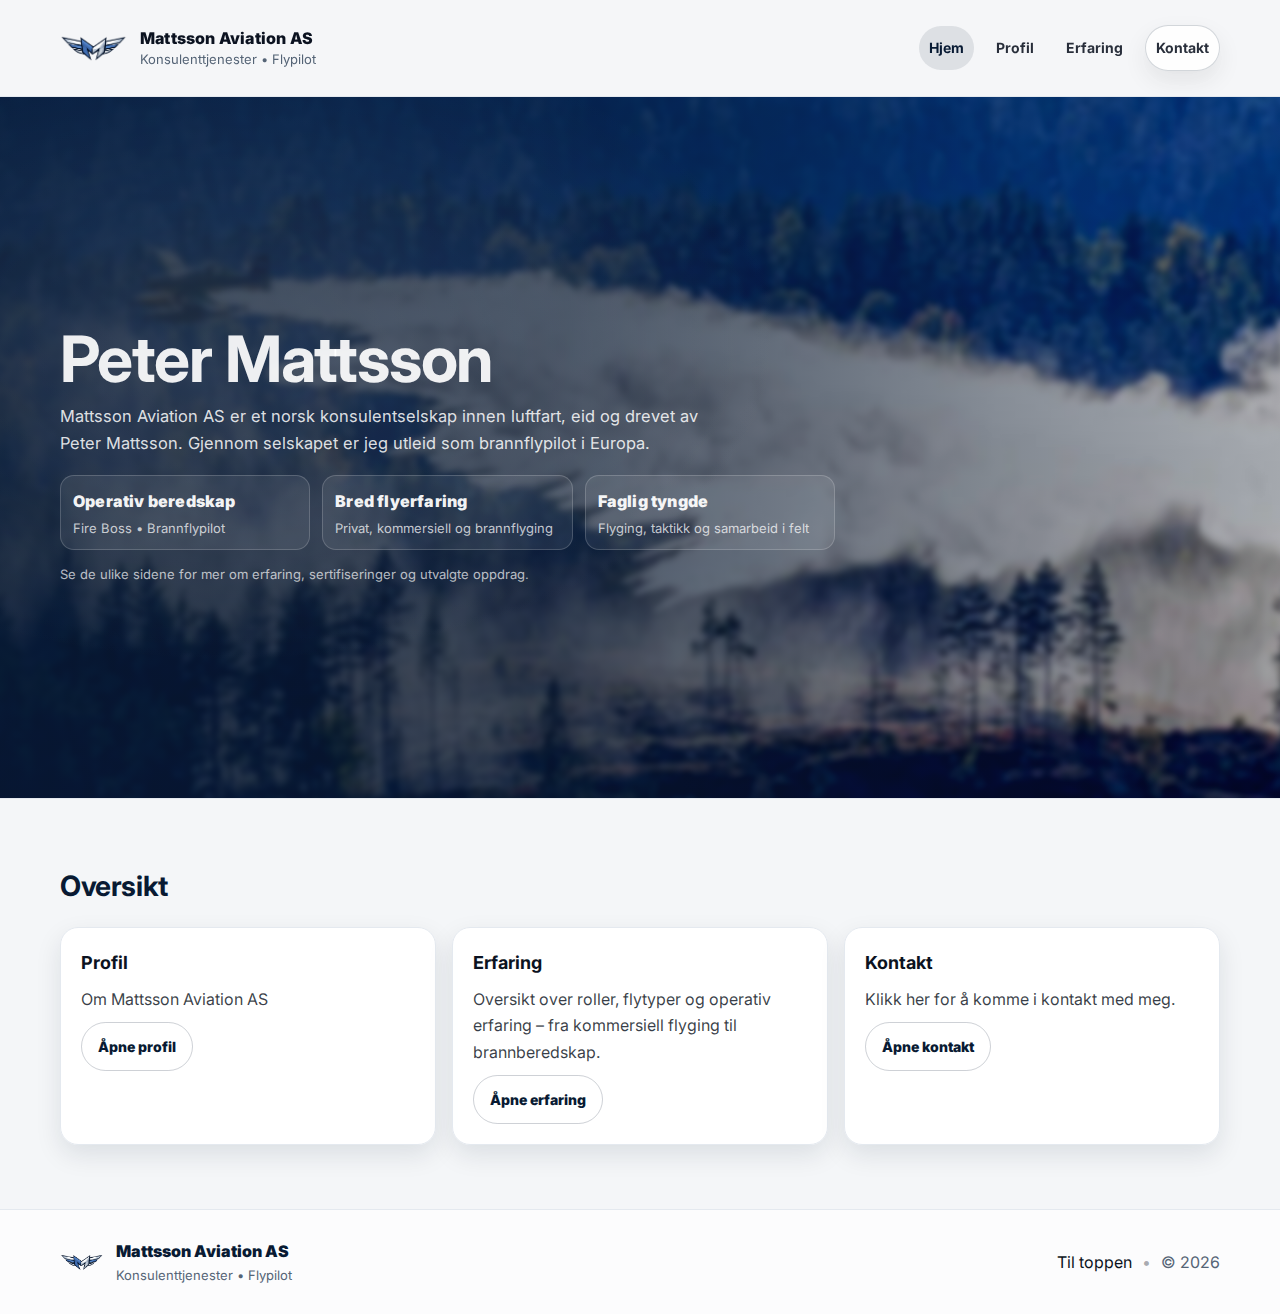
<file: index.html>
<!doctype html>
<html lang="no">
<head>
  <meta charset="utf-8" />
  <meta name="viewport" content="width=device-width, initial-scale=1" />
  <title>Mattsson Aviation AS</title>
  <meta name="description" content="Mattsson Aviation AS – brannflypilot. Operativ erfaring fra Fire Boss-flyging for SAAB og EU-kommisjonen. Profil, erfaring og sertifiseringer." />
  <link rel="preconnect" href="https://fonts.googleapis.com">
  <link rel="preconnect" href="https://fonts.gstatic.com" crossorigin>
  <link href="https://fonts.googleapis.com/css2?family=Inter:wght@400;500;600;700&display=swap" rel="stylesheet">
  <link rel="stylesheet" href="style.css" />
</head>

<body>
  <a class="skip" href="#main">Hopp til innhold</a>

<div class="loader" id="loader" aria-hidden="true">
  <div class="loader-inner">
    <div class="trail" aria-hidden="true"></div>

    <!-- din plane (img eller svg) -->
    <svg class="plane" width="70" height="70" viewBox="0 0 24 24" fill="none" aria-hidden="true">
      <path d="M21 16v-2l-8-5V3.5a1.5 1.5 0 0 0-3 0V9l-8 5v2l8-2.5V19l-2 1.5V22l3-1 3 1v-1.5L13 19v-5.5l8 2.5z"
            fill="currentColor"/>
    </svg>
  </div>
</div>




  <header class="site-header" id="top">
    <div class="container header-inner">
      <a class="brand" href="index.html" aria-label="Til forsiden">
        <img class="brand-logo" src="mlogov2.png" alt="Mattsson Aviation" />
        <span class="brand-text">
          <span class="brand-name">Mattsson Aviation AS</span>
          <span class="brand-tag">Konsulenttjenester • Flypilot</span>
        </span>
      </a>

      <button class="nav-toggle" type="button" aria-expanded="false" aria-controls="site-nav" aria-label="Åpne meny">
        <span></span><span></span><span></span>
      </button>

      <nav class="nav" id="site-nav">
        <a href="index.html" data-page="index">Hjem</a>
        <a href="profil.html" data-page="profil">Profil</a>
        <a href="erfaring.html" data-page="erfaring">Erfaring</a>
        <a class="nav-cta" href="kontakt.html" data-page="kontakt">Kontakt</a>
      </nav>
    </div>
  </header>

  <main id="main">
    <!-- HERO -->
    <section class="hero hero-image">
      <div class="hero-bg" aria-hidden="true">
        <img src="firebossinaction.jpg" alt="" />
      </div>

      <div class="container hero-content">
        <div class="hero-split">
          <div class="hero-text">
            <h1>Peter Mattsson</h1>

<p class="lead">
  Mattsson Aviation AS er et norsk konsulentselskap innen luftfart, eid og drevet av Peter Mattsson.
  Gjennom selskapet er jeg utleid som brannflypilot i Europa.
</p>



            <div class="hero-metrics" role="list">
              <div class="metric" role="listitem">
                <div class="metric-value">Operativ beredskap</div>
                <div class="metric-label">Fire Boss • Brannflypilot</div>
              </div>
              <div class="metric" role="listitem">
                <div class="metric-value">Bred flyerfaring</div>
                <div class="metric-label">Privat, kommersiell og brannflyging</div>
              </div>
              <div class="metric" role="listitem">
                <div class="metric-value">Faglig tyngde</div>
                <div class="metric-label">Flyging, taktikk og samarbeid i felt</div>
              </div>
            </div>

            <p class="note">
              Se de ulike sidene for mer om erfaring, sertifiseringer og utvalgte oppdrag.
            </p>
          </div>
        </div>
      </div>
    </section>

    <section class="section" aria-label="Hurtiglenker">
      <div class="container">
        <div class="section-head">
          <h2>Oversikt</h2>
        </div>

        <div class="grid cards">
          <article class="card">
            <h3>Profil</h3>
            <p>
              Om Mattsson Aviation AS
            </p>
            <p style="margin-top:10px;">
              <a class="btn ghost" href="profil.html">Åpne profil</a>
            </p>
          </article>

          <article class="card">
            <h3>Erfaring</h3>
            <p>
              Oversikt over roller, flytyper og operativ erfaring – fra kommersiell flyging til brannberedskap.
            </p>
            <p style="margin-top:10px;">
              <a class="btn ghost" href="erfaring.html">Åpne erfaring</a>
            </p>
          </article>

          <article class="card">
            <h3>Kontakt</h3>
            <p>
              Klikk her for å komme i kontakt med meg.
            </p>
            <p style="margin-top:10px;">
              <a class="btn ghost" href="kontakt.html">Åpne kontakt</a>
            </p>
          </article>
        </div>
      </div>
    </section>
  </main>

  <footer class="footer">
    <div class="container footer-inner">
      <div class="footer-left">
        <img class="footer-logo" src="mlogov2.png" alt="Mattsson Aviation" />
        <div class="footer-text">
          <div class="footer-title">Mattsson Aviation AS</div>
          <div class="footer-sub">Konsulenttjenester • Flypilot</div>
        </div>
      </div>

      <div class="footer-right">
        <a href="#top">Til toppen</a>
        <span class="sep">•</span>
        <span class="muted">© <span id="year"></span></span>
      </div>
    </div>
  </footer>

  <script src="script.js"></script>
</body>
</html>
</file>
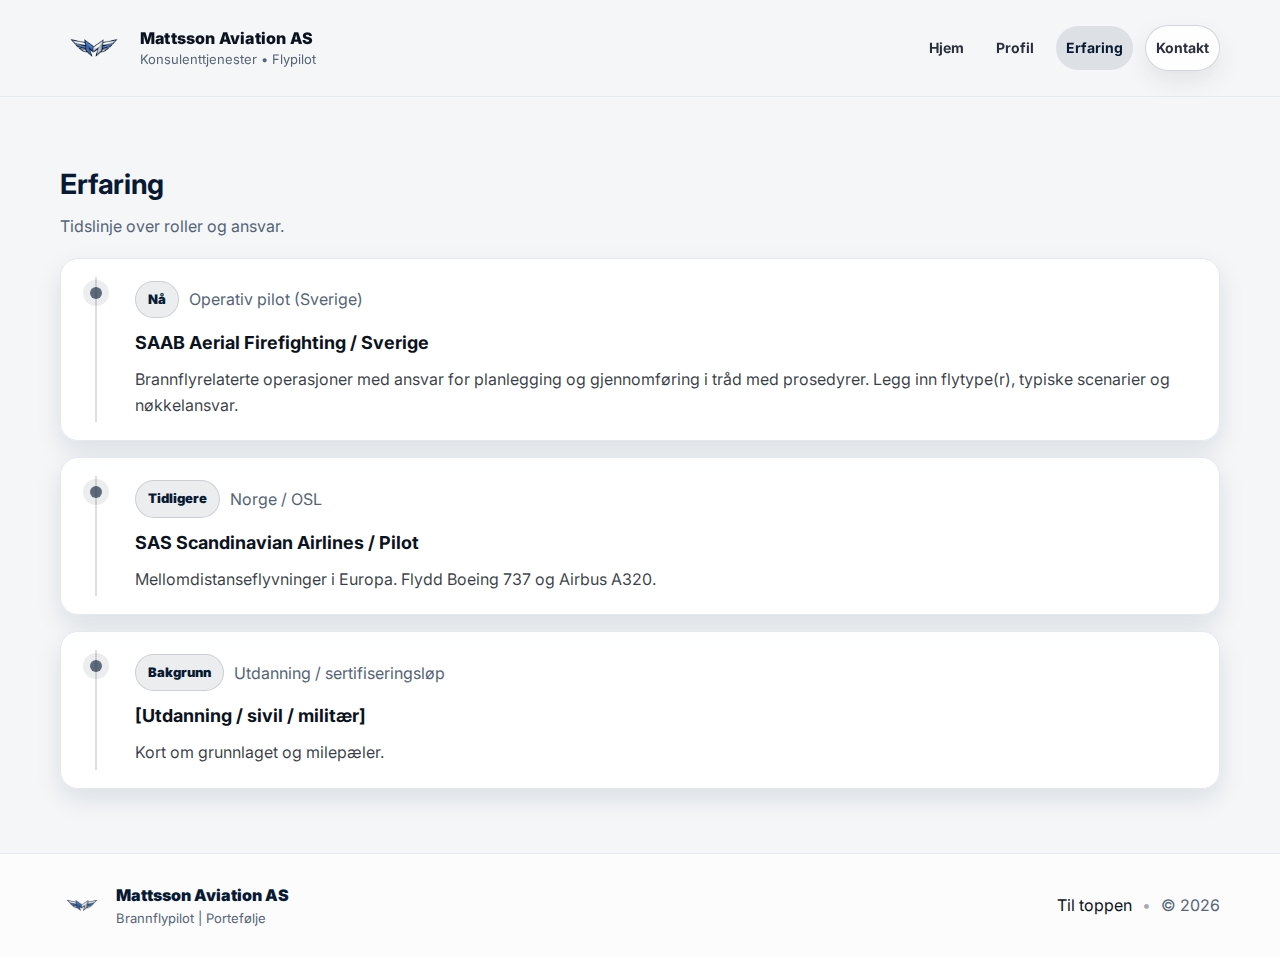
<file: erfaring.html>
<!doctype html>
<html lang="no">
<head>
  <meta charset="utf-8" />
  <meta name="viewport" content="width=device-width, initial-scale=1" />
  <title>Erfaring | Mattsson Aviation AS</title>
  <meta name="description" content="Erfaring – roller, ansvar og utvikling over tid." />
  <link rel="preconnect" href="https://fonts.googleapis.com">
  <link rel="preconnect" href="https://fonts.gstatic.com" crossorigin>
  <link href="https://fonts.googleapis.com/css2?family=Inter:wght@400;500;600;700&display=swap" rel="stylesheet">
  <link rel="stylesheet" href="style.css" />
</head>

<body>
  <a class="skip" href="#main">Hopp til innhold</a>

  <div class="loader" id="loader" aria-hidden="true">
  <div class="loader-inner">
    <svg class="plane" width="70" height="70" viewBox="0 0 24 24" fill="none" aria-hidden="true">
      <path d="M21 16v-2l-8-5V3.5a1.5 1.5 0 0 0-3 0V9l-8 5v2l8-2.5V19l-2 1.5V22l3-1 3 1v-1.5L13 19v-5.5l8 2.5z"
            fill="currentColor"/>
    </svg>
  </div>
</div>


  <header class="site-header" id="top">
    <div class="container header-inner">
      <a class="brand" href="index.html" aria-label="Til forsiden">
        <img class="brand-logo" src="mattssonavi_transpa.png" alt="Mattsson Aviation" />
        <span class="brand-text">
          <span class="brand-name">Mattsson Aviation AS</span>
          <span class="brand-tag">Konsulenttjenester • Flypilot</span>
        </span>
      </a>

      <button class="nav-toggle" type="button" aria-expanded="false" aria-controls="site-nav" aria-label="Åpne meny">
        <span></span><span></span><span></span>
      </button>

      <nav class="nav" id="site-nav">
        <a href="index.html" data-page="index">Hjem</a>
        <a href="profil.html" data-page="profil">Profil</a>
        <a href="erfaring.html" data-page="erfaring">Erfaring</a>
        <a class="nav-cta" href="kontakt.html" data-page="kontakt">Kontakt</a>
      </nav>
    </div>
  </header>

  <main id="main">
    <section class="section">
      <div class="container">
        <div class="section-head">
          <h2>Erfaring</h2>
          <p>Tidslinje over roller og ansvar.</p>
        </div>

        <div class="timeline">
          <article class="timeline-item">
            <div class="timeline-meta">
              <span class="pill">Nå</span>
              <span class="muted">Operativ pilot (Sverige)</span>
            </div>
            <h3>SAAB Aerial Firefighting / Sverige</h3>
            <p>
              Brannflyrelaterte operasjoner med ansvar for planlegging og gjennomføring i tråd med prosedyrer.
              Legg inn flytype(r), typiske scenarier og nøkkelansvar.
            </p>
          </article>

          <article class="timeline-item">
            <div class="timeline-meta">
              <span class="pill">Tidligere</span>
              <span class="muted">Norge / OSL</span>
            </div>
            <h3>SAS Scandinavian Airlines / Pilot</h3>
            <p>
              Mellomdistanseflyvninger i Europa. Flydd Boeing 737 og Airbus A320.
            </p>
          </article>

          <article class="timeline-item">
            <div class="timeline-meta">
              <span class="pill">Bakgrunn</span>
              <span class="muted">Utdanning / sertifiseringsløp</span>
            </div>
            <h3>[Utdanning / sivil / militær]</h3>
            <p>
              Kort om grunnlaget og milepæler.
            </p>
          </article>
        </div>
      </div>
    </section>
  </main>

  <footer class="footer">
    <div class="container footer-inner">
      <div class="footer-left">
        <img class="footer-logo" src="mattssonavi_transpa.png" alt="Mattsson Aviation" />
        <div class="footer-text">
          <div class="footer-title">Mattsson Aviation AS</div>
          <div class="footer-sub">Brannflypilot | Portefølje</div>
        </div>
      </div>

      <div class="footer-right">
        <a href="#top">Til toppen</a>
        <span class="sep">•</span>
        <span class="muted">© <span id="year"></span></span>
      </div>
    </div>
  </footer>

  <script src="script.js"></script>
</body>
</html>
</file>
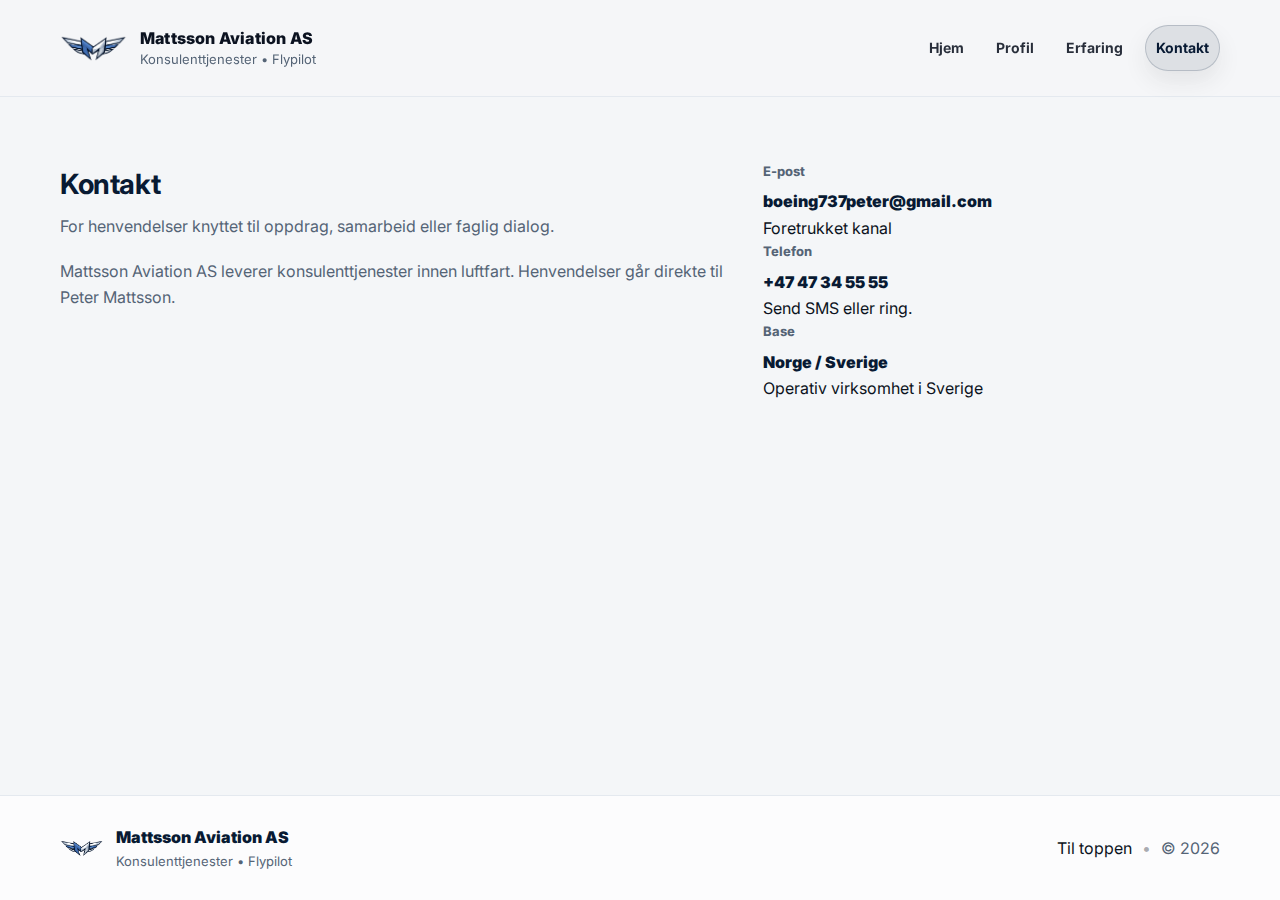
<file: kontakt.html>
<!doctype html>
<html lang="no">
<head>
  <meta charset="utf-8" />
  <meta name="viewport" content="width=device-width, initial-scale=1" />
  <title>Kontakt | Mattsson Aviation AS</title>
  <meta name="description" content="Kontaktinformasjon for Mattsson Aviation AS." />
  <link rel="preconnect" href="https://fonts.googleapis.com">
  <link rel="preconnect" href="https://fonts.gstatic.com" crossorigin>
  <link href="https://fonts.googleapis.com/css2?family=Inter:wght@400;500;600;700&display=swap" rel="stylesheet">
  <link rel="stylesheet" href="style.css" />
</head>

<body>
  <a class="skip" href="#main">Hopp til innhold</a>

  <div class="loader" id="loader" aria-hidden="true">
  <div class="loader-inner">
    <svg class="plane" width="70" height="70" viewBox="0 0 24 24" fill="none" aria-hidden="true">
      <path d="M21 16v-2l-8-5V3.5a1.5 1.5 0 0 0-3 0V9l-8 5v2l8-2.5V19l-2 1.5V22l3-1 3 1v-1.5L13 19v-5.5l8 2.5z"
            fill="currentColor"/>
    </svg>
  </div>
</div>



  <header class="site-header" id="top">
    <div class="container header-inner">
      <a class="brand" href="index.html" aria-label="Til forsiden">
        <img class="brand-logo" src="mlogov2.png" alt="Mattsson Aviation" />
        <span class="brand-text">
          <span class="brand-name">Mattsson Aviation AS</span>
          <span class="brand-tag">Konsulenttjenester • Flypilot</span>
        </span>
      </a>

      <button class="nav-toggle" type="button" aria-expanded="false" aria-controls="site-nav" aria-label="Åpne meny">
        <span></span><span></span><span></span>
      </button>

      <nav class="nav" id="site-nav">
        <a href="index.html" data-page="index">Hjem</a>
        <a href="profil.html" data-page="profil">Profil</a>
        <a href="erfaring.html" data-page="erfaring">Erfaring</a>
        <a class="nav-cta" href="kontakt.html" data-page="kontakt">Kontakt</a>
      </nav>
    </div>
  </header>

  <main id="main">
    <section class="section">
      <div class="container two-col">
        
        <!-- VENSTRE KOLONNE -->
        <div>
          <div class="section-head">
            <h2>Kontakt</h2>
            <p>
              For henvendelser knyttet til oppdrag, samarbeid eller faglig dialog.
            </p>
          </div>

          <p class="muted">
  Mattsson Aviation AS leverer konsulenttjenester innen luftfart. Henvendelser går direkte til Peter Mattsson.
</p>

          </p>
        </div>

        <!-- HØYRE KOLONNE -->
        <div class="contact-grid">
          
          <article class="contact-tile">
            <div class="contact-label">E-post</div>
            <a class="contact-value" href="mailto:boeing737peter@gmail.com">
              boeing737peter@gmail.com
            </a>
            <div class="contact-note">
              Foretrukket kanal
            </div>
          </article>

          <article class="contact-tile">
            <div class="contact-label">Telefon</div>
            <a class="contact-value" href="tel:+4700000000">
              +47 47 34 55 55
            </a>
            <div class="contact-note">
              Send SMS eller ring.
            </div>
          </article>

          <article class="contact-tile">
            <div class="contact-label">Base</div>
            <div class="contact-value">
              Norge / Sverige
            </div>
            <div class="contact-note">
              Operativ virksomhet i Sverige
            </div>
          </article>

        </div>
      </div>
    </section>
  </main>

  <footer class="footer">
    <div class="container footer-inner">
      <div class="footer-left">
        <img class="footer-logo" src="mlogov2.png" alt="Mattsson Aviation" />
        <div class="footer-text">
          <div class="footer-title">Mattsson Aviation AS</div>
          <div class="footer-sub">Konsulenttjenester • Flypilot</div>
        </div>
      </div>

      <div class="footer-right">
        <a href="#top">Til toppen</a>
        <span class="sep">•</span>
        <span class="muted">© <span id="year"></span></span>
      </div>
    </div>
  </footer>

  <script src="script.js"></script>
</body>
</html>
</file>
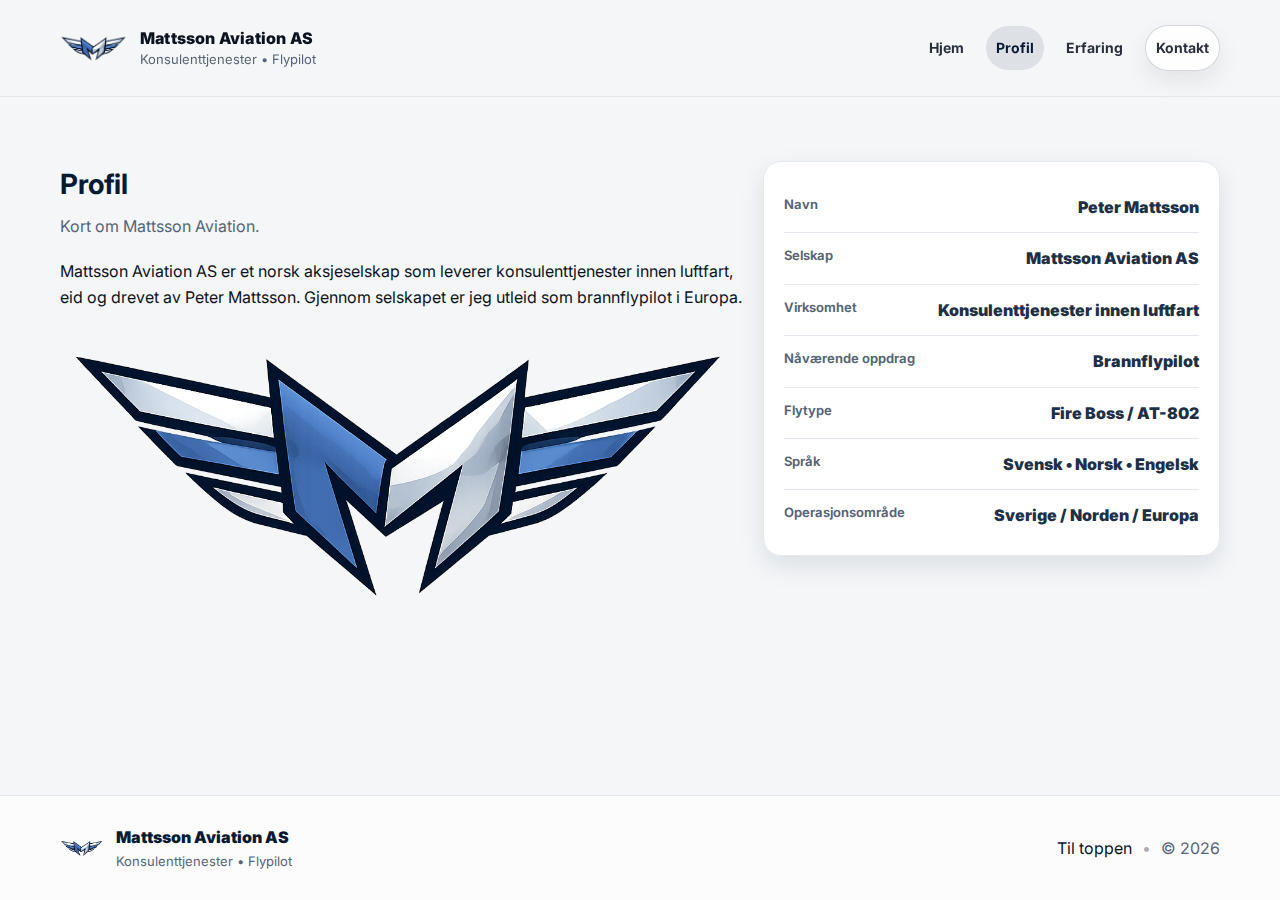
<file: profil.html>
<!doctype html>
<html lang="no">
<head>
  <meta charset="utf-8" />
  <meta name="viewport" content="width=device-width, initial-scale=1" />
  <title>Profil | Mattsson Aviation AS</title>
  <meta name="description" content="Profil – bakgrunn, arbeidsform og fokus for Peter Mattsson gjennom Mattsson Aviation AS." />
  <link rel="preconnect" href="https://fonts.googleapis.com">
  <link rel="preconnect" href="https://fonts.gstatic.com" crossorigin>
  <link href="https://fonts.googleapis.com/css2?family=Inter:wght@400;500;600;700&display=swap" rel="stylesheet">
  <link rel="stylesheet" href="style.css" />
</head>

<body>
  <a class="skip" href="#main">Hopp til innhold</a>

  <div class="loader" id="loader" aria-hidden="true">
  <div class="loader-inner">
    <svg class="plane" width="70" height="70" viewBox="0 0 24 24" fill="none" aria-hidden="true">
      <path d="M21 16v-2l-8-5V3.5a1.5 1.5 0 0 0-3 0V9l-8 5v2l8-2.5V19l-2 1.5V22l3-1 3 1v-1.5L13 19v-5.5l8 2.5z"
            fill="currentColor"/>
    </svg>
  </div>
</div>



  <header class="site-header" id="top">
    <div class="container header-inner">
      <a class="brand" href="index.html" aria-label="Til forsiden">
        <img class="brand-logo" src="mlogov2.png" alt="Mattsson Aviation" />
        <span class="brand-text">
          <span class="brand-name">Mattsson Aviation AS</span>
          <span class="brand-tag">Konsulenttjenester • Flypilot</span>
        </span>
      </a>

      <button class="nav-toggle" type="button" aria-expanded="false" aria-controls="site-nav" aria-label="Åpne meny">
        <span></span><span></span><span></span>
      </button>

      <nav class="nav" id="site-nav">
        <a href="index.html" data-page="index">Hjem</a>
        <a href="profil.html" data-page="profil">Profil</a>
        <a href="erfaring.html" data-page="erfaring">Erfaring</a>
        <a class="nav-cta" href="kontakt.html" data-page="kontakt">Kontakt</a>
      </nav>
    </div>
  </header>

  <main id="main">
    <section class="section">
      <div class="container two-col">
        <div>
          <div class="section-head">
            <h2>Profil</h2>
            <p>Kort om Mattsson Aviation.</p>
          </div>

          <p>
            Mattsson Aviation AS er et norsk aksjeselskap som leverer konsulenttjenester innen luftfart, eid og drevet av
            Peter Mattsson. Gjennom selskapet er jeg utleid som brannflypilot i Europa.
          </p>

          <img src="mlogov2.png" alt="Fire Boss" />
        </div>

        <aside class="profile-box" aria-label="Kjapp oversikt">
          <div class="profile-row">
            <span class="label">Navn</span>
            <span class="value">Peter Mattsson</span>
          </div>
          <div class="profile-row">
            <span class="label">Selskap</span>
            <span class="value">Mattsson Aviation AS</span>
          </div>
          <div class="profile-row">
            <span class="label">Virksomhet</span>
            <span class="value">Konsulenttjenester innen luftfart</span>
          </div>
          <div class="profile-row">
            <span class="label">Nåværende oppdrag</span>
            <span class="value">Brannflypilot</span>
          </div>
          <div class="profile-row">
            <span class="label">Flytype</span>
            <span class="value">Fire Boss / AT-802</span>
          </div>
          <div class="profile-row">
            <span class="label">Språk</span>
            <span class="value">Svensk • Norsk • Engelsk</span>
          </div>
          <div class="profile-row">
            <span class="label">Operasjonsområde</span>
            <span class="value">Sverige / Norden / Europa</span>
          </div>
        </aside>
      </div>
    </section>
  </main>

  <footer class="footer">
    <div class="container footer-inner">
      <div class="footer-left">
        <img class="footer-logo" src="mlogov2.png" alt="Mattsson Aviation" />
        <div class="footer-text">
          <div class="footer-title">Mattsson Aviation AS</div>
          <div class="footer-sub">Konsulenttjenester • Flypilot</div>
        </div>
      </div>

      <div class="footer-right">
        <a href="#top">Til toppen</a>
        <span class="sep">•</span>
        <span class="muted">© <span id="year"></span></span>
      </div>
    </div>
  </footer>

  <script src="script.js"></script>
</body>
</html>
</file>
<file: style.css>
/* ============================
   Mattsson Aviation – Navy / clean
   No yellow accents anywhere
   Works with: index + subpages + loader + timeline + portfolio + contact
============================ */

:root{
  /* Core palette */
  --navy: #081a33;
  --navy-2: #0d2b56;
  --navy-3: #123a73;

  /* Surfaces */
  --bg: #f4f6f8;
  --surface: rgba(255,255,255,.92);
  --surface-2: rgba(255,255,255,.82);
  --line: #e4e9ef;

  /* Text */
  --ink: #0b1220;
  --muted: #556476;

  /* Radius / shadows */
  --radius: 18px;
  --radius-sm: 14px;

  --shadow-sm: 0 10px 26px rgba(8,26,51,.10);
  --shadow: 0 18px 48px rgba(8,26,51,.16);

  --container: 1160px;

  /* Focus */
  --focus: 0 0 0 4px rgba(8,26,51,.16);
}

*{ box-sizing:border-box; }
html{ scroll-behavior:smooth; height: 100%; }

/* Sticky footer baseline */
body{
  margin:0;
  min-height: 100vh;
  display:flex;
  flex-direction: column;

  font-family: Inter, system-ui, -apple-system, Segoe UI, Roboto, Helvetica, Arial;
  background: var(--bg);
  color: var(--ink);
  line-height: 1.65;
  position: relative;
}

main{ flex: 1 0 auto; }
footer{ margin-top: auto; }

img{ max-width:100%; height:auto; display:block; }
a{ color: inherit; }

.container{
  width: min(var(--container), calc(100% - 44px));
  margin: 0 auto;
}

/* Accessibility */
.skip{
  position:absolute;
  left:-999px;
  top:0;
  background: #fff;
  padding: 10px 12px;
  border-radius: 12px;
  box-shadow: var(--shadow-sm);
}
.skip:focus{ left:12px; top:12px; z-index:9999; outline:none; }

/* ============================
   Header
============================ */
.site-header{
  position: sticky;
  top:0;
  z-index: 1000;
  background: rgba(244,246,248,.86);
  backdrop-filter: blur(10px);
  border-bottom: 1px solid var(--line);
}

.header-inner{
  display:flex;
  align-items:center;
  justify-content:space-between;
  gap: 16px;
  padding: 14px 0;
}

.brand{
  display:flex;
  align-items:center;
  gap: 12px;
  text-decoration:none;
  min-width: 260px;
}

.brand-logo{
  width: 68px;
  height: 68px;
  object-fit: contain;
}

.brand-text{ display:flex; flex-direction:column; line-height:1.1; }
.brand-name{
  font-weight: 850;
  letter-spacing: .2px;
}
.brand-tag{
  margin-top: 4px;
  font-size: 13px;
  color: var(--muted);
}

/* Nav */
.nav{
  display:flex;
  align-items:center;
  gap: 12px;
}

.nav a{
  text-decoration:none;
  font-weight: 700;
  font-size: 14px;
  padding: 10px 10px;
  border-radius: 999px;
  color: rgba(11,18,32,.88);
}

.nav a:hover{ background: rgba(8,26,51,.06); }

.nav a.active{
  background: rgba(8,26,51,.10);
  color: var(--navy);
}

.nav-cta{
  background: rgba(255,255,255,.90);
  border: 1px solid rgba(8,26,51,.18);
  box-shadow: 0 10px 24px rgba(0,0,0,.08);
}

.nav-cta:hover{
  border-color: rgba(8,26,51,.28);
  background: rgba(255,255,255,.98);
}

/* Mobile toggle */
.nav-toggle{
  display:none;
  width: 44px;
  height: 44px;
  border-radius: 14px;
  border: 1px solid var(--line);
  background: rgba(255,255,255,.9);
  box-shadow: 0 10px 24px rgba(0,0,0,.08);
  cursor:pointer;
}

.nav-toggle span{
  display:block;
  width: 18px;
  height: 2px;
  margin: 4px auto;
  background: rgba(11,18,32,.75);
  border-radius: 2px;
}

/* ============================
   Buttons (white contrast)
============================ */
.btn{
  display:inline-flex;
  align-items:center;
  justify-content:center;
  gap: 10px;
  padding: 12px 16px;
  border-radius: 999px;
  border: 1px solid rgba(8,26,51,.20);
  background: #ffffff;
  color: var(--navy);
  text-decoration:none;
  font-weight: 850;
  font-size: 14px;
  box-shadow: 0 12px 28px rgba(0,0,0,.10);
  cursor:pointer;
  transition: transform .12s ease, box-shadow .18s ease, border-color .18s ease, background .18s ease;
}

.btn:hover{
  border-color: rgba(8,26,51,.30);
  box-shadow: 0 18px 52px rgba(0,0,0,.16);
  transform: translateY(-1px);
}
.btn:active{ transform: translateY(0); }

.btn.primary{
  background: #ffffff;
  border-color: rgba(255,255,255,.92);
}
.btn.primary:hover{
  background: linear-gradient(180deg, #ffffff, #eef3ff);
}

.btn.ghost{
  background: transparent;
  border-color: rgba(8,26,51,.20);
  color: var(--navy);
  box-shadow: none;
}
.btn.ghost:hover{
  background: rgba(8,26,51,.06);
}

/* ============================
   Hero (index)
============================ */
.hero{ position: relative; }

.hero-image{
  min-height: 78vh;
  display:flex;
  align-items:center;
  overflow:hidden;
  border-bottom: 1px solid var(--line);
}

.hero-bg{
  position:absolute;
  inset:0;
  z-index:-1;
}

.hero-bg img{
  width:100%;
  height:100%;
  object-fit: cover;
  transform: scale(1.06);
  filter: blur(3px) saturate(1.06) contrast(1.06);
}

/* Navy overlay only (no yellow glow) */
.hero-bg::after{
  content:"";
  position:absolute;
  inset:0;
  background:
    radial-gradient(900px 520px at 18% 35%, rgba(255,255,255,.10), transparent 62%),
    linear-gradient(90deg,
      rgba(8,26,51,.86) 0%,
      rgba(8,26,51,.70) 44%,
      rgba(8,26,51,.38) 78%,
      rgba(8,26,51,.22) 100%
    );
}

/* La heroen få litt ekstra bredde enn resten */
.hero-content{
  padding: 98px 0 82px;
  color: rgba(255,255,255,.92);
}

/* HERO split: 3/4 tekst + 1/4 bilde */
.hero-split{
  display: grid;
  grid-template-columns: 1.15fr .45fr;
  gap: 82px;
  align-items: center;
}

.hero-text{ min-width: 0; }

/* Bilde-container */
.hero-photo{
  justify-self: end;
  width: clamp(340px, 28vw, 460px);
  display: grid;
  gap: 12px;
}

/* Portrett: høyere enn bred, men aldri høyere enn vinduet */
.portrait{
  width: 100%;
  height: auto;
  max-height: calc(78vh - 140px);
  object-fit: cover;

  border-radius: 22px;
  border: 1px solid rgba(255,255,255,.20);
  box-shadow: 0 18px 48px rgba(0,0,0,.26);
  background: rgba(255,255,255,.06);
}

@media (min-width: 981px){
  .portrait{ min-height: 420px; }
}

/* Kicker */
.kicker{
  display:inline-flex;
  align-items:center;
  gap: 8px;
  font-size: 13px;
  font-weight: 900;
  letter-spacing: .25px;
  color: rgba(255,255,255,.92);
  background: rgba(255,255,255,.12);
  border: 1px solid rgba(255,255,255,.22);
  padding: 8px 12px;
  border-radius: 999px;
  margin: 0 0 16px;
}

.hero-content h1{
  margin: 0 0 12px;
  font-size: clamp(40px, 5vw, 64px);
  line-height: 1.02;
  letter-spacing: -1.2px;
}

.hero-content .lead{
  margin: 0 0 18px;
  font-size: 16.5px;
  color: rgba(255,255,255,.86);
  max-width: 64ch;
}

.hero-actions{
  display:flex;
  flex-wrap:wrap;
  gap: 10px;
  margin: 16px 0 18px;
}

/* Buttons in hero */
.hero-image .btn{
  border-color: rgba(255,255,255,.86);
  background: rgba(255,255,255,.94);
  color: var(--navy);
}
.hero-image .btn:hover{
  border-color: rgba(255,255,255,.96);
  background: #ffffff;
}

.hero-image .btn.ghost{
  background: rgba(255,255,255,.10);
  border-color: rgba(255,255,255,.34);
  color: rgba(255,255,255,.92);
  box-shadow: none;
}
.hero-image .btn.ghost:hover{
  background: rgba(255,255,255,.16);
  border-color: rgba(255,255,255,.46);
}

/* Metrics */
.hero-metrics{
  display:grid;
  grid-template-columns: repeat(3, minmax(0,1fr));
  gap: 12px;
  margin-top: 18px;
}

.metric{
  padding: 12px 12px 10px;
  border-radius: var(--radius-sm);
  border: 1px solid rgba(255,255,255,.18);
  background: rgba(255,255,255,.08);
}

.metric-value{
  font-weight: 950;
  letter-spacing: .2px;
  color: rgba(255,255,255,.94);
}

.metric-label{
  color: rgba(255,255,255,.74);
  font-size: 13px;
  margin-top: 3px;
}

.note{
  margin: 14px 0 0;
  color: rgba(255,255,255,.70);
  font-size: 13px;
}

.pc-title{
  font-weight: 950;
  color: rgba(255,255,255,.92);
  letter-spacing: .2px;
  line-height: 1.1;
}
.pc-sub{
  font-size: 13px;
  color: rgba(255,255,255,.75);
  margin-top: 4px;
}

/* ============================
   Subpages: Page hero
============================ */
.page-hero{
  padding: 58px 0 24px;
  border-bottom: 1px solid var(--line);
  position: relative;
}

.page-kicker{
  margin: 0 0 10px;
  font-size: 13px;
  font-weight: 900;
  color: rgba(8,26,51,.85);
  letter-spacing: .25px;
}

.page-title{
  margin: 0 0 10px;
  font-size: clamp(34px, 4.4vw, 52px);
  line-height: 1.05;
  letter-spacing: -1px;
  color: var(--navy);
}

.page-lead{
  margin: 0;
  max-width: 76ch;
  color: var(--muted);
  font-size: 16px;
}

.page-hero + .section{ padding-top: 44px; }

/* ============================
   Sections / cards
============================ */
.section{ padding: 64px 0; }

.section-head{ margin-bottom: 18px; }
.section-head h2{
  margin: 0 0 6px;
  font-size: 28px;
  letter-spacing: -.4px;
  color: var(--navy);
}
.section-head p{
  margin: 0;
  color: var(--muted);
  max-width: 80ch;
}

.grid{ display:grid; gap: 16px; }
.cards{ grid-template-columns: repeat(3, minmax(0,1fr)); }
.two-col{
  display:grid;
  grid-template-columns: 1.2fr .8fr;
  gap: 18px;
  align-items:start;
}

.card{
  background: var(--surface);
  border: 1px solid var(--line);
  border-radius: var(--radius);
  padding: 20px;
  box-shadow: var(--shadow-sm);
  position: relative;
  overflow: hidden;
}

.card h3{ margin: 0 0 8px; font-size: 18px; }
.card p{ margin: 0; color: rgba(11,18,32,.82); }

.muted{ color: var(--muted); }
.small{ font-size: 13px; }

.divider{
  height: 1px;
  background: var(--line);
  margin: 14px 0;
}

/* ============================
   Profile box
============================ */
.profile-box{
  background: var(--surface);
  border: 1px solid var(--line);
  border-radius: var(--radius);
  padding: 20px;
  box-shadow: var(--shadow-sm);
}

.profile-row{
  display:flex;
  justify-content:space-between;
  gap: 12px;
  padding: 12px 0;
  border-bottom: 1px solid var(--line);
}
.profile-row:last-of-type{
  border-bottom:none;
  padding-bottom: 6px;
}

.label{
  color: var(--muted);
  font-size: 13px;
  font-weight: 650;
}
.value{
  font-weight: 900;
  color: rgba(8,26,51,.92);
  text-align: right;
}

/* ============================
   Timeline (Erfaring) – FIXED
   (No line overlapping pill)
============================ */
.timeline{
  display: grid;
  gap: 16px;
  margin-top: 14px;
}

.timeline-item{
  background: var(--surface);
  border: 1px solid var(--line);
  border-radius: var(--radius);
  padding: 22px 22px 22px 74px; /* room for the rail */
  box-shadow: var(--shadow-sm);
  position: relative;
  overflow: hidden;
}

/* Rail line (stays behind content) */
.timeline-item::after{
  content:"";
  position:absolute;
  left: 34px;
  top: 18px;
  bottom: 18px;
  width: 2px;
  background: rgba(8,26,51,.14);
  z-index: 0;
}

/* Dot */
.timeline-item::before{
  content:"";
  position:absolute;
  left: 29px;
  top: 28px;
  width: 12px;
  height: 12px;
  border-radius: 999px;
  background: rgba(8,26,51,.65);
  box-shadow: 0 0 0 7px rgba(8,26,51,.08);
  z-index: 1;
}

/* Ensure content sits above rail */
.timeline-item > *{ position: relative; z-index: 2; }

.timeline-meta{
  display:flex;
  flex-wrap:wrap;
  gap: 10px;
  align-items:center;
  margin-bottom: 10px;
}

.pill{
  display:inline-flex;
  align-items:center;
  padding: 7px 12px;
  border-radius: 999px;
  font-size: 13px;
  font-weight: 900;
  color: var(--navy);
  background: rgba(8,26,51,.08);
  border: 1px solid rgba(8,26,51,.14);
}

.timeline-item h3{ margin: 0 0 8px; font-size: 18px; }
.timeline-item p{ margin: 0; color: rgba(11,18,32,.82); }

/* ============================
   Portfolio
============================ */
.portfolio-grid{
  display:grid;
  grid-template-columns: repeat(3, minmax(0, 1fr));
  gap: 16px;
  margin-top: 12px;
}

.portfolio-item{
  background: var(--surface);
  border: 1px solid var(--line);
  border-radius: var(--radius);
  padding: 20px;
  box-shadow: var(--shadow-sm);
}

.portfolio-top{
  display:flex;
  align-items:flex-start;
  justify-content:space-between;
  gap: 10px;
  margin-bottom: 8px;
}

.tags{
  display:flex;
  flex-wrap:wrap;
  gap: 8px;
  margin-top: 12px;
}

.tag{
  font-size: 12px;
  font-weight: 850;
  color: rgba(8,26,51,.88);
  border: 1px solid rgba(8,26,51,.14);
  background: rgba(8,26,51,.06);
  padding: 6px 10px;
  border-radius: 999px;
}

/* ============================
   Callout
============================ */
.callout{
  margin-top: 18px;
  display:flex;
  align-items:center;
  justify-content:space-between;
  gap: 14px;
  padding: 18px;
  border-radius: var(--radius);
  border: 1px solid rgba(8,26,51,.14);
  background: rgba(255,255,255,.78);
  box-shadow: var(--shadow-sm);
}

/* ============================
   Contact + form
============================ */
.contact-cards{
  display:grid;
  gap: 12px;
  margin-top: 14px;
}

.contact-card{
  background: var(--surface);
  border: 1px solid var(--line);
  border-radius: var(--radius);
  padding: 18px;
  box-shadow: var(--shadow-sm);
}

.contact-label{
  font-size: 13px;
  font-weight: 750;
  color: var(--muted);
  margin-bottom: 6px;
}

.contact-value{
  font-weight: 900;
  color: var(--navy);
  text-decoration:none;
}
.contact-value:hover{ text-decoration: underline; }

.form{
  background: var(--surface);
  border: 1px solid var(--line);
  border-radius: var(--radius);
  padding: 20px;
  box-shadow: var(--shadow-sm);
}

.field{ margin-bottom: 12px; }

label{
  display:block;
  font-size: 13px;
  font-weight: 750;
  color: var(--muted);
  margin-bottom: 6px;
}

input, textarea{
  width:100%;
  padding: 12px 12px;
  border-radius: 14px;
  border: 1px solid rgba(8,26,51,.16);
  background: rgba(255,255,255,.96);
  color: rgba(11,18,32,.92);
  outline:none;
}
input:focus, textarea:focus{
  border-color: rgba(8,26,51,.35);
  box-shadow: var(--focus);
}

.form-actions{
  display:flex;
  flex-wrap:wrap;
  gap: 10px;
  margin-top: 10px;
}

.form-hint{
  margin: 10px 0 0;
  color: var(--muted);
  font-size: 13px;
}

/* ============================
   Footer
============================ */
.footer{
  padding: 28px 0;
  border-top: 1px solid var(--line);
  background: rgba(255,255,255,.70);
}

.footer-inner{
  display:flex;
  justify-content:space-between;
  align-items:center;
  gap: 14px;
}

.footer-left{
  display:flex;
  align-items:center;
  gap: 12px;
}

.footer-logo{
  width: 44px;
  height: 44px;
  object-fit: contain;
}

.footer-title{ font-weight: 950; color: var(--navy); }
.footer-sub{ color: var(--muted); font-size: 13px; }

.footer-right{
  display:flex;
  gap: 10px;
  align-items:center;
}
.footer-right a{ text-decoration:none; }
.footer-right a:hover{ text-decoration: underline; }
.sep{ color: rgba(11,18,32,.35); }

/* ============================
   Loader (plane takeoff) – no yellow
============================ */
.loader{
  position: fixed;
  inset: 0;
  z-index: 9999;
  display: grid;
  place-items: center;
  background:
    radial-gradient(900px 520px at 18% 35%, rgba(8,26,51,.08), transparent 62%),
    rgba(244,246,248,.92);
  backdrop-filter: blur(10px);
  opacity: 1;
  pointer-events: all;
  transition: opacity .35s ease;
}

.loader-inner{
  display: grid;
  justify-items: center;
  gap: 10px;
  color: var(--navy);
}

.plane{
  filter: drop-shadow(0 10px 22px rgba(0,0,0,.18));
  animation: plane-idle 1.0s ease-in-out infinite;
}

.loader-text{
  font-size: 13px;
  font-weight: 900;
  color: rgba(8,26,51,.82);
  letter-spacing: .25px;
}

.loader.is-leaving{
  opacity: 0;
  pointer-events: none;
}

.loader.is-leaving .plane{
  animation: plane-takeoff .8s ease-in forwards;
}

@keyframes plane-idle{
  0%,100%{ transform: translateY(0) rotate(-2deg); }
  50%{ transform: translateY(-6px) rotate(2deg); }
}

@keyframes plane-takeoff{
  0%{ transform: translateX(0) translateY(0) rotate(0deg); opacity: 1; }
  45%{ transform: translateX(40px) translateY(-20px) rotate(-10deg); }
  100%{ transform: translateX(120vw) translateY(-35vh) rotate(-18deg); opacity: 0; }
}

@media (prefers-reduced-motion: reduce){
  html{ scroll-behavior:auto; }
  .plane{ animation:none; }
  .loader.is-leaving .plane{ animation:none; }
}

/* ============================
   Responsive
============================ */
@media (max-width: 980px){
  .cards{ grid-template-columns: 1fr; }
  .two-col{ grid-template-columns: 1fr; }
  .portfolio-grid{ grid-template-columns: 1fr; }
  .hero-metrics{ grid-template-columns: 1fr; }
  .hero-content{ padding: 78px 0 62px; }

  .hero-split{
    grid-template-columns: 1fr;
    gap: 16px;
  }
  .hero-photo{
    justify-self: start;
    width: min(520px, 92vw);
  }
  .portrait{
    max-height: 56vh;
    min-height: 320px;
  }
}

@media (max-width: 820px){
  .brand-logo{ width: 56px; height: 56px; }
  .nav-toggle{ display:inline-block; }

  .nav{
    position:absolute;
    right: 22px;
    top: 70px;
    display:none;
    flex-direction:column;
    gap: 6px;
    padding: 10px;
    background: rgba(255,255,255,.92);
    border: 1px solid var(--line);
    border-radius: 16px;
    box-shadow: var(--shadow);
    width: min(320px, calc(100% - 44px));
  }
  .nav.open{ display:flex; }

  .nav a{
    padding: 12px 12px;
    border-radius: 14px;
  }
}
</file>
